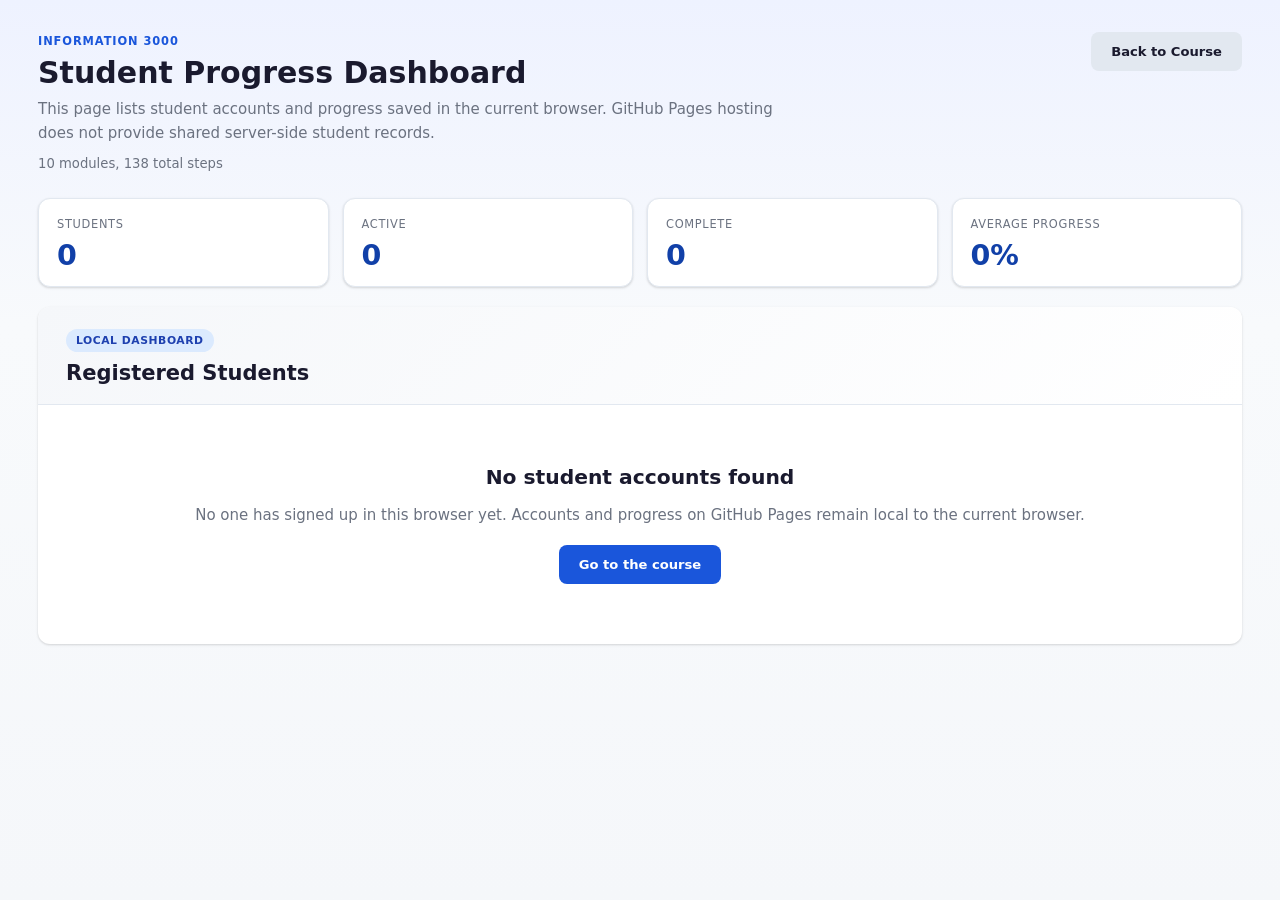
<file: infomation3000/index.html>
<!DOCTYPE html>
<html lang="en" class="dashboard-html">
<head>
  <meta charset="UTF-8">
  <meta name="viewport" content="width=device-width, initial-scale=1.0">
  <meta http-equiv="X-UA-Compatible" content="IE=edge">
  <title>Student Progress - Information 3000</title>
  <meta name="description" content="Local student signup and progress dashboard for the interactive C programming course.">
  <link rel="stylesheet" href="../assets/css/app.css">
</head>
<body class="dashboard-page">
  <main class="dashboard-shell">
    <header class="dashboard-header">
      <div>
        <p class="dashboard-kicker">Information 3000</p>
        <h1>Student Progress Dashboard</h1>
        <p class="dashboard-subtitle">
          This page lists student accounts and progress saved in the current browser. GitHub Pages hosting does not provide shared server-side student records.
        </p>
        <p id="dashboardCourseMeta" class="dashboard-meta"></p>
      </div>
      <div class="dashboard-actions">
        <a class="btn btn-secondary" href="../">Back to Course</a>
      </div>
    </header>

    <section class="dashboard-stats">
      <article class="dashboard-stat-card">
        <span class="dashboard-stat-label">Students</span>
        <strong id="statStudents" class="dashboard-stat-value">0</strong>
      </article>
      <article class="dashboard-stat-card">
        <span class="dashboard-stat-label">Active</span>
        <strong id="statActive" class="dashboard-stat-value">0</strong>
      </article>
      <article class="dashboard-stat-card">
        <span class="dashboard-stat-label">Complete</span>
        <strong id="statComplete" class="dashboard-stat-value">0</strong>
      </article>
      <article class="dashboard-stat-card">
        <span class="dashboard-stat-label">Average Progress</span>
        <strong id="statAverage" class="dashboard-stat-value">0%</strong>
      </article>
    </section>

    <section class="step-content-panel">
      <div class="step-header">
        <span class="step-type-badge type-content">Local Dashboard</span>
        <h2 class="step-title">Registered Students</h2>
      </div>
      <div id="dashboardPanel" class="dashboard-panel">
        <p>Loading student data...</p>
      </div>
    </section>
  </main>

  <script src="../assets/js/course-data.js"></script>
  <script src="../assets/js/auth.js"></script>
  <script src="../assets/js/storage.js"></script>
  <script src="../assets/js/progress-dashboard.js"></script>
</body>
</html>
</file>
<file: assets/css/app.css>
/* ============================================================
   app.css — VLE C Training Course
   HR-style, clean, professional, Canvas-iframe-compatible
   ============================================================ */

/* ── Reset & Variables ───────────────────────────────────── */
*, *::before, *::after { box-sizing: border-box; margin: 0; padding: 0; }

:root {
  --primary:      #1a56db;
  --primary-dark: #1140a8;
  --primary-light:#e8f0fe;
  --success:      #0d9e6b;
  --success-light:#d1fae5;
  --danger:       #c0392b;
  --danger-light: #fdecea;
  --warning:      #e67e22;
  --warning-light:#fef3c7;
  --text:         #1a1a2e;
  --text-muted:   #6b7280;
  --bg:           #f5f7fa;
  --surface:      #ffffff;
  --border:       #e2e8f0;
  --sidebar-bg:   #1e2533;
  --sidebar-text: #c9d1e0;
  --sidebar-active:#3b82f6;
  --code-bg:      #1e1e2e;
  --code-text:    #cdd6f4;
  --font:         'Segoe UI', system-ui, -apple-system, sans-serif;
  --mono:         'Fira Code', 'Cascadia Code', Consolas, monospace;
  --radius:       8px;
  --radius-lg:    12px;
  --shadow:       0 1px 3px rgba(0,0,0,.1), 0 1px 2px rgba(0,0,0,.06);
  --shadow-md:    0 4px 6px rgba(0,0,0,.07), 0 2px 4px rgba(0,0,0,.06);
  --transition:   0.2s ease;
}

html, body {
  height: 100%;
  font-family: var(--font);
  font-size: 15px;
  color: var(--text);
  background: var(--bg);
  line-height: 1.6;
  overflow: hidden;
}

/* ── Layout ──────────────────────────────────────────────── */
#appLayout {
  display: grid;
  grid-template-rows: 56px 1fr 56px;
  grid-template-columns: 280px 1fr;
  grid-template-areas:
    "header  header"
    "sidebar main"
    "footer  footer";
  height: 100vh;
  overflow: hidden;
  transition: grid-template-columns var(--transition);
}

#appLayout.sidebar-collapsed {
  grid-template-columns: 0 1fr;
}

#appLayout.sidebar-collapsed #sidebar {
  overflow: hidden;
  width: 0;
  padding: 0;
}

/* ── Header ──────────────────────────────────────────────── */
#topBar {
  grid-area: header;
  display: flex;
  align-items: center;
  gap: 12px;
  padding: 0 20px;
  background: var(--primary);
  color: white;
  box-shadow: 0 2px 8px rgba(0,0,0,.2);
  z-index: 100;
}

#topBar .course-title {
  font-size: 1rem;
  font-weight: 600;
  flex: 1;
  white-space: nowrap;
  overflow: hidden;
  text-overflow: ellipsis;
}

#progressArea {
  display: flex;
  align-items: center;
  gap: 10px;
  flex-shrink: 0;
}

.progress-bar-wrap {
  width: 140px;
  height: 8px;
  background: rgba(255,255,255,.25);
  border-radius: 4px;
  overflow: hidden;
}

.progress-bar-fill {
  height: 100%;
  background: #4ade80;
  border-radius: 4px;
  transition: width 0.4s ease;
}

.progress-label {
  font-size: .8rem;
  opacity: .9;
  white-space: nowrap;
}

#toggleSidebarBtn {
  background: none;
  border: none;
  color: white;
  cursor: pointer;
  font-size: 1.2rem;
  padding: 4px 8px;
  border-radius: 4px;
  transition: background var(--transition);
}
#toggleSidebarBtn:hover { background: rgba(255,255,255,.15); }

/* ── Sidebar ──────────────────────────────────────────────── */
#sidebar {
  grid-area: sidebar;
  background: var(--sidebar-bg);
  color: var(--sidebar-text);
  overflow-y: auto;
  overflow-x: hidden;
  transition: width var(--transition), padding var(--transition);
  scrollbar-width: thin;
  scrollbar-color: rgba(255,255,255,.2) transparent;
}

.sidebar-title {
  font-size: .75rem;
  font-weight: 700;
  text-transform: uppercase;
  letter-spacing: .08em;
  color: rgba(255,255,255,.45);
  padding: 16px 16px 8px;
}

.sidebar-module { margin-bottom: 4px; }

.sidebar-module-title {
  display: flex;
  align-items: center;
  gap: 8px;
  font-size: .8rem;
  font-weight: 700;
  text-transform: uppercase;
  letter-spacing: .05em;
  color: rgba(255,255,255,.55);
  padding: 10px 16px 6px;
}

.mod-icon { font-size: 1rem; }

.tick-badge {
  margin-left: auto;
  color: #4ade80;
  font-size: .9rem;
}

.sidebar-lesson { margin-bottom: 2px; }

.sidebar-lesson-title {
  font-size: .8rem;
  font-weight: 600;
  color: rgba(255,255,255,.65);
  padding: 6px 16px 4px 22px;
}

.sidebar-step {
  display: flex;
  align-items: center;
  gap: 8px;
  padding: 7px 12px 7px 30px;
  cursor: pointer;
  border-radius: 0 6px 6px 0;
  margin-right: 8px;
  transition: background var(--transition);
  font-size: .82rem;
}

.sidebar-step:hover { background: rgba(255,255,255,.07); }

.sidebar-step.active {
  background: var(--sidebar-active);
  color: white;
}

.sidebar-step.completed .step-status { color: #4ade80; }

.step-num {
  font-size: .7rem;
  opacity: .5;
  flex-shrink: 0;
  width: 14px;
  text-align: right;
}

.step-label {
  flex: 1;
  overflow: hidden;
  text-overflow: ellipsis;
  white-space: nowrap;
}

.step-status { flex-shrink: 0; font-size: .85rem; }

/* ── Main content area ────────────────────────────────────── */
#mainArea {
  grid-area: main;
  overflow-y: auto;
  background: var(--bg);
  padding: 28px 32px;
  scrollbar-width: thin;
}

#mainPanel {
  max-width: 860px;
  margin: 0 auto;
}

/* ── Footer nav ──────────────────────────────────────────── */
#bottomNav {
  grid-area: footer;
  display: flex;
  align-items: center;
  justify-content: space-between;
  padding: 0 24px;
  background: var(--surface);
  border-top: 1px solid var(--border);
  box-shadow: 0 -1px 4px rgba(0,0,0,.06);
  z-index: 100;
}

#stepIndicator {
  font-size: .82rem;
  color: var(--text-muted);
}

/* ── Buttons ──────────────────────────────────────────────── */
.btn {
  display: inline-flex;
  align-items: center;
  justify-content: center;
  gap: 6px;
  padding: 9px 20px;
  border: none;
  border-radius: var(--radius);
  font-family: var(--font);
  font-size: .875rem;
  font-weight: 600;
  cursor: pointer;
  transition: all var(--transition);
  text-decoration: none;
  white-space: nowrap;
}

.btn:disabled {
  opacity: 0.45;
  cursor: not-allowed;
}

.btn-primary {
  background: var(--primary);
  color: white;
}
.btn-primary:not(:disabled):hover { background: var(--primary-dark); transform: translateY(-1px); box-shadow: var(--shadow-md); }

.btn-secondary {
  background: var(--border);
  color: var(--text);
}
.btn-secondary:not(:disabled):hover { background: #d1d5db; }

.btn-success {
  background: var(--success) !important;
  color: white !important;
}

.btn-ghost {
  background: transparent;
  color: var(--text-muted);
  border: 1px solid var(--border);
  padding: 5px 12px;
  font-size: .8rem;
}
.btn-ghost:hover { background: var(--bg); color: var(--text); }

.btn-sm { padding: 5px 12px; font-size: .8rem; }

.btn-run {
  background: #059669;
  color: white;
  font-size: .95rem;
  padding: 10px 28px;
}
.btn-run:not(:disabled):hover { background: #047857; }
.btn-run.btn-run-done { background: var(--success); }

/* ── Pulse animation for next button ────────────────────── */
@keyframes pulse {
  0%   { box-shadow: 0 0 0 0 rgba(26,86,219,.5); }
  70%  { box-shadow: 0 0 0 10px rgba(26,86,219,0); }
  100% { box-shadow: 0 0 0 0 rgba(26,86,219,0); }
}
.pulse-animate { animation: pulse 1.2s 2; }

/* ── Step panels ─────────────────────────────────────────── */
.step-content-panel {
  background: var(--surface);
  border-radius: var(--radius-lg);
  box-shadow: var(--shadow);
  overflow: hidden;
  margin-bottom: 24px;
}

.step-header {
  padding: 20px 28px 16px;
  border-bottom: 1px solid var(--border);
  background: linear-gradient(135deg, var(--bg) 0%, var(--surface) 100%);
}

.step-type-badge {
  display: inline-block;
  padding: 3px 10px;
  border-radius: 20px;
  font-size: .72rem;
  font-weight: 700;
  text-transform: uppercase;
  letter-spacing: .05em;
  margin-bottom: 8px;
}

.type-content { background: #dbeafe; color: #1e40af; }
.type-quiz    { background: #fef3c7; color: #92400e; }
.type-code    { background: #d1fae5; color: #065f46; }

.step-title {
  font-size: 1.4rem;
  font-weight: 700;
  color: var(--text);
  line-height: 1.3;
}

/* ── Prose (content body) ─────────────────────────────────── */
.prose {
  padding: 24px 28px;
  line-height: 1.75;
  color: var(--text);
}

.prose h2 {
  font-size: 1.2rem;
  font-weight: 700;
  margin: 0 0 14px;
  color: var(--primary-dark);
}

.prose h3 {
  font-size: 1rem;
  font-weight: 700;
  margin: 22px 0 10px;
  color: var(--text);
}

.prose p { margin-bottom: 12px; }

.prose ul, .prose ol {
  margin: 10px 0 14px 22px;
}

.prose li { margin-bottom: 6px; }

.prose pre {
  background: var(--code-bg);
  color: var(--code-text);
  padding: 16px 20px;
  border-radius: var(--radius);
  font-family: var(--mono);
  font-size: .875rem;
  overflow-x: auto;
  margin: 14px 0;
  line-height: 1.6;
}

.prose code {
  background: #f1f5f9;
  color: #be123c;
  padding: 2px 6px;
  border-radius: 4px;
  font-family: var(--mono);
  font-size: .875em;
}

.prose pre code {
  background: none;
  color: inherit;
  padding: 0;
  border-radius: 0;
  font-size: inherit;
}

.prose blockquote {
  border-left: 4px solid var(--primary);
  background: var(--primary-light);
  padding: 12px 16px;
  border-radius: 0 var(--radius) var(--radius) 0;
  margin: 16px 0;
  font-style: italic;
}

.prose blockquote p { margin: 0; }

/* ── Info / Warning boxes ─────────────────────────────────── */
.info-box {
  background: var(--primary-light);
  border: 1px solid #bfdbfe;
  border-radius: var(--radius);
  padding: 12px 16px;
  margin: 14px 0;
  font-size: .9rem;
}

.warning-box {
  background: var(--warning-light);
  border: 1px solid #fde68a;
  border-radius: var(--radius);
  padding: 12px 16px;
  margin: 14px 0;
  font-size: .9rem;
}

/* ── Info table ──────────────────────────────────────────── */
.info-table {
  width: 100%;
  border-collapse: collapse;
  margin: 14px 0;
  font-size: .875rem;
}

.info-table th {
  background: #f8fafc;
  padding: 10px 14px;
  text-align: left;
  font-weight: 700;
  border-bottom: 2px solid var(--border);
  color: var(--text-muted);
  font-size: .78rem;
  text-transform: uppercase;
  letter-spacing: .04em;
}

.info-table td {
  padding: 9px 14px;
  border-bottom: 1px solid var(--border);
  vertical-align: top;
}

.info-table tr:last-child td { border-bottom: none; }
.info-table td code {
  background: #f1f5f9;
  color: #be123c;
  padding: 1px 5px;
  border-radius: 3px;
  font-family: var(--mono);
  font-size: .85em;
}

/* ── Step actions ─────────────────────────────────────────── */
.step-actions {
  padding: 16px 28px;
  border-top: 1px solid var(--border);
  display: flex;
  align-items: center;
  gap: 12px;
  flex-wrap: wrap;
}

/* ── Quiz ─────────────────────────────────────────────────── */
.quiz-question {
  padding: 20px 28px 8px;
  font-size: 1rem;
}

.quiz-question pre {
  margin: 10px 0;
}

.quiz-options {
  padding: 8px 28px 16px;
  display: flex;
  flex-direction: column;
  gap: 10px;
}

.quiz-option {
  display: flex;
  align-items: flex-start;
  gap: 12px;
  padding: 12px 16px;
  border: 2px solid var(--border);
  border-radius: var(--radius);
  cursor: pointer;
  transition: all var(--transition);
  user-select: none;
}

.quiz-option:hover { border-color: var(--primary); background: var(--primary-light); }

.quiz-option input[type=radio] { display: none; }

.option-letter {
  flex-shrink: 0;
  width: 28px;
  height: 28px;
  background: var(--bg);
  border: 2px solid var(--border);
  border-radius: 50%;
  display: flex;
  align-items: center;
  justify-content: center;
  font-weight: 700;
  font-size: .8rem;
  transition: all var(--transition);
}

.quiz-option:has(input:checked) .option-letter {
  background: var(--primary);
  border-color: var(--primary);
  color: white;
}

.quiz-option.correct {
  border-color: var(--success);
  background: var(--success-light);
}
.quiz-option.correct .option-letter { background: var(--success); border-color: var(--success); color: white; }

.quiz-option.incorrect {
  border-color: var(--danger);
  background: var(--danger-light);
}

.quiz-feedback {
  margin: 4px 28px 12px;
  padding: 14px 18px;
  border-radius: var(--radius);
  font-size: .9rem;
  line-height: 1.6;
}
.correct-fb  { background: var(--success-light); border: 1px solid #6ee7b7; color: #065f46; }
.incorrect-fb{ background: var(--danger-light);  border: 1px solid #fca5a5; color: #7f1d1d; }

/* ── Code step ───────────────────────────────────────────── */
.code-instructions { padding: 20px 28px 12px; }

.code-workspace {
  border: 1px solid var(--border);
  border-radius: var(--radius);
  overflow: hidden;
  margin: 0 20px 16px;
  background: var(--code-bg);
}

.editor-toolbar, .console-toolbar {
  display: flex;
  align-items: center;
  justify-content: space-between;
  padding: 8px 14px;
  background: #2a2a3e;
  border-bottom: 1px solid rgba(255,255,255,.08);
}

.editor-label, .console-label {
  font-size: .78rem;
  font-weight: 600;
  color: rgba(255,255,255,.6);
  text-transform: uppercase;
  letter-spacing: .06em;
}

.editor-toolbar-actions { display: flex; gap: 6px; }

.editor-container {
  min-height: 200px;
}

/* Override CodeMirror defaults */
.CodeMirror {
  font-family: var(--mono) !important;
  font-size: 14px !important;
  line-height: 1.6 !important;
  height: auto !important;
  min-height: 200px;
  background: var(--code-bg) !important;
}

.CodeMirror-scroll { min-height: 200px; }

.cm-error-line { background: rgba(255,80,80,.15) !important; }

/* Console output */
.console-toolbar {
  border-top: 1px solid rgba(255,255,255,.08);
  border-bottom: none;
}

.console-output {
  min-height: 80px;
  max-height: 220px;
  overflow-y: auto;
  padding: 14px 16px;
  font-family: var(--mono);
  font-size: .875rem;
  line-height: 1.6;
  background: #12121f;
  color: #e2e8f0;
  white-space: pre-wrap;
  word-break: break-all;
}

.console-placeholder { color: rgba(255,255,255,.3); font-style: italic; }
.console-empty       { color: rgba(255,255,255,.3); font-style: italic; }
.console-error       { color: #f87171; white-space: pre-wrap; }
.console-output-text { color: #a3e635; }

/* ── Hint box ────────────────────────────────────────────── */
.hint-box {
  margin: 0 20px 12px;
  padding: 12px 16px;
  background: var(--warning-light);
  border: 1px solid #fde68a;
  border-radius: var(--radius);
  font-size: .9rem;
}

/* ── Code action bar ─────────────────────────────────────── */
.code-actions {
  justify-content: space-between;
}

.completed-badge {
  color: var(--success);
  font-weight: 700;
  font-size: .9rem;
}

.not-complete-badge, .pass-badge, .fail-badge {
  font-size: .85rem;
  max-width: 60%;
}

.pass-badge { color: var(--success); font-weight: 700; }
.fail-badge { color: var(--danger); }

/* ── Diff display ────────────────────────────────────────── */
.diff-details {
  margin-top: 6px;
  font-size: .82rem;
}
.diff-details summary { cursor: pointer; color: var(--danger); }
.diff-table { display: grid; grid-template-columns: 1fr 1fr; gap: 8px; margin-top: 6px; }
.diff-table pre {
  background: var(--bg);
  padding: 8px;
  border-radius: 4px;
  font-size: .8rem;
  border: 1px solid var(--border);
  white-space: pre-wrap;
}

/* ── Completion screen ───────────────────────────────────── */
.completion-screen {
  text-align: center;
  padding: 60px 40px;
  background: var(--surface);
  border-radius: var(--radius-lg);
  box-shadow: var(--shadow);
}
.completion-icon { font-size: 4rem; margin-bottom: 16px; }
.completion-screen h1 { font-size: 2rem; margin-bottom: 12px; }
.completion-screen p { color: var(--text-muted); margin-bottom: 16px; }
.completion-screen ul { list-style: none; text-align: left; display: inline-block; margin: 0 0 24px; }
.completion-screen li { padding: 4px 0; }

.is-hidden,
[hidden] { display: none !important; }

.topbar-user {
  display: flex;
  align-items: center;
  gap: 10px;
  margin-left: auto;
}

.topbar-link {
  color: white;
  border-color: rgba(255,255,255,.35);
  background: rgba(255,255,255,.08);
}

.topbar-link:hover {
  background: rgba(255,255,255,.16);
  color: white;
  border-color: rgba(255,255,255,.55);
}

.auth-user-summary {
  display: flex;
  flex-direction: column;
  align-items: flex-end;
  min-width: 0;
  line-height: 1.25;
}

.auth-user-name {
  font-size: .84rem;
  font-weight: 700;
}

.auth-user-meta {
  font-size: .72rem;
  opacity: .9;
  white-space: nowrap;
}

#authShell {
  min-height: 100vh;
  display: flex;
  align-items: center;
  justify-content: center;
  padding: 28px 16px;
  overflow-y: auto;
  background:
    radial-gradient(circle at top left, rgba(26,86,219,.16), transparent 36%),
    linear-gradient(180deg, #eef4ff 0%, #f5f7fa 45%, #eef2f7 100%);
}

.auth-card {
  width: min(100%, 460px);
  background: var(--surface);
  border-radius: 18px;
  box-shadow: 0 20px 45px rgba(15, 23, 42, .12);
  border: 1px solid rgba(148, 163, 184, .16);
  overflow: hidden;
}

.auth-card-header {
  padding: 28px 28px 18px;
  border-bottom: 1px solid var(--border);
  background: linear-gradient(135deg, #0f172a 0%, #1d4ed8 100%);
  color: white;
}

.auth-card-header h1 {
  font-size: 1.8rem;
  line-height: 1.2;
  margin-bottom: 8px;
}

.auth-kicker {
  font-size: .74rem;
  font-weight: 700;
  text-transform: uppercase;
  letter-spacing: .08em;
  opacity: .8;
  margin-bottom: 8px;
}

.auth-subtitle {
  font-size: .95rem;
  opacity: .92;
}

.auth-tabs {
  display: grid;
  grid-template-columns: 1fr 1fr;
  background: #f8fafc;
  border-bottom: 1px solid var(--border);
}

.auth-tab {
  border: none;
  background: transparent;
  color: var(--text-muted);
  font-weight: 700;
  padding: 14px 18px;
  cursor: pointer;
  transition: background var(--transition), color var(--transition);
}

.auth-tab.active {
  background: white;
  color: var(--primary);
}

.auth-feedback {
  min-height: 24px;
  padding: 14px 28px 0;
  font-size: .88rem;
  color: var(--text-muted);
}

.auth-feedback-error { color: var(--danger); }
.auth-feedback-success { color: var(--success); }

.auth-panel-wrap {
  padding: 18px 28px 28px;
}

.auth-form {
  display: grid;
  gap: 14px;
}

.auth-field {
  display: grid;
  gap: 6px;
}

.auth-field span {
  font-size: .82rem;
  font-weight: 700;
  color: var(--text);
}

.auth-field input {
  width: 100%;
  padding: 11px 13px;
  border: 1px solid var(--border);
  border-radius: var(--radius);
  font: inherit;
  color: var(--text);
  background: white;
}

.auth-field input:focus {
  outline: none;
  border-color: var(--primary);
  box-shadow: 0 0 0 3px rgba(26,86,219,.12);
}

.auth-submit {
  margin-top: 4px;
}

.auth-note {
  font-size: .83rem;
  color: var(--text-muted);
}

.auth-note code {
  background: #eff6ff;
  color: #1d4ed8;
  padding: 2px 6px;
  border-radius: 4px;
}

html.dashboard-html,
body.dashboard-page {
  min-height: 100%;
  overflow: auto;
}

body.dashboard-page {
  background: linear-gradient(180deg, #eef2ff 0%, #f8fafc 36%, #f5f7fa 100%);
  color: var(--text);
}

.dashboard-shell {
  max-width: 1240px;
  margin: 0 auto;
  padding: 32px 18px 42px;
}

.dashboard-header {
  display: flex;
  justify-content: space-between;
  align-items: flex-start;
  gap: 18px;
  margin-bottom: 24px;
}

.dashboard-kicker {
  font-size: .76rem;
  font-weight: 700;
  text-transform: uppercase;
  letter-spacing: .08em;
  color: var(--primary);
  margin-bottom: 6px;
}

.dashboard-header h1 {
  font-size: 2rem;
  line-height: 1.1;
  margin-bottom: 8px;
}

.dashboard-subtitle,
.dashboard-meta {
  color: var(--text-muted);
  max-width: 760px;
}

.dashboard-meta {
  margin-top: 8px;
  font-size: .88rem;
}

.dashboard-actions {
  display: flex;
  gap: 10px;
}

.dashboard-stats {
  display: grid;
  grid-template-columns: repeat(4, minmax(0, 1fr));
  gap: 14px;
  margin-bottom: 20px;
}

.dashboard-stat-card {
  background: var(--surface);
  border: 1px solid var(--border);
  border-radius: var(--radius-lg);
  box-shadow: var(--shadow);
  padding: 16px 18px;
}

.dashboard-stat-label {
  display: block;
  font-size: .76rem;
  text-transform: uppercase;
  letter-spacing: .06em;
  color: var(--text-muted);
  margin-bottom: 8px;
}

.dashboard-stat-value {
  display: block;
  font-size: 1.9rem;
  line-height: 1;
  color: var(--primary-dark);
}

.dashboard-panel {
  padding: 24px 28px 28px;
}

.dashboard-table-wrap {
  overflow-x: auto;
}

.dashboard-table {
  width: 100%;
  border-collapse: collapse;
  font-size: .9rem;
}

.dashboard-table th,
.dashboard-table td {
  text-align: left;
  padding: 12px 14px;
  border-bottom: 1px solid var(--border);
  vertical-align: top;
}

.dashboard-table th {
  font-size: .76rem;
  text-transform: uppercase;
  letter-spacing: .06em;
  color: var(--text-muted);
  background: #f8fafc;
}

.dashboard-table tbody tr:hover {
  background: #f8fbff;
}

.dashboard-empty {
  text-align: center;
  padding: 32px 16px;
}

.dashboard-empty h2 {
  font-size: 1.35rem;
  margin-bottom: 10px;
}

.dashboard-empty p {
  color: var(--text-muted);
  margin-bottom: 18px;
}

/* ── Responsive ──────────────────────────────────────────── */
@media (max-width: 900px) {
  #appLayout {
    grid-template-columns: 240px 1fr;
  }
  #mainArea { padding: 16px; }
  .topbar-user { gap: 8px; }
  .dashboard-stats { grid-template-columns: repeat(2, minmax(0, 1fr)); }
}

@media (max-width: 680px) {
  #appLayout {
    grid-template-rows: 52px 1fr 52px;
    grid-template-columns: 0 1fr;
    grid-template-areas:
      "header  header"
      "sidebar main"
      "footer  footer";
  }
  #appLayout:not(.sidebar-collapsed) {
    grid-template-columns: 260px 1fr;
  }
  #mainArea { padding: 12px; }
  .step-header, .prose, .step-actions, .quiz-options, .quiz-question { padding-left: 16px; padding-right: 16px; }
  .code-workspace { margin: 0 8px 12px; }
  .diff-table { grid-template-columns: 1fr; }
  .progress-bar-wrap { width: 80px; }
  #topBar {
    flex-wrap: wrap;
    align-items: flex-start;
    padding-top: 10px;
    padding-bottom: 10px;
    min-height: 52px;
    height: auto;
  }
  .topbar-user {
    width: 100%;
    justify-content: space-between;
    margin-left: 0;
    flex-wrap: wrap;
  }
  .auth-user-summary { align-items: flex-start; }
  .auth-card-header,
  .auth-panel-wrap {
    padding-left: 20px;
    padding-right: 20px;
  }
  .dashboard-header { flex-direction: column; }
  .dashboard-stats { grid-template-columns: 1fr; }
  .dashboard-panel { padding: 18px 16px 20px; }
}
</file>
